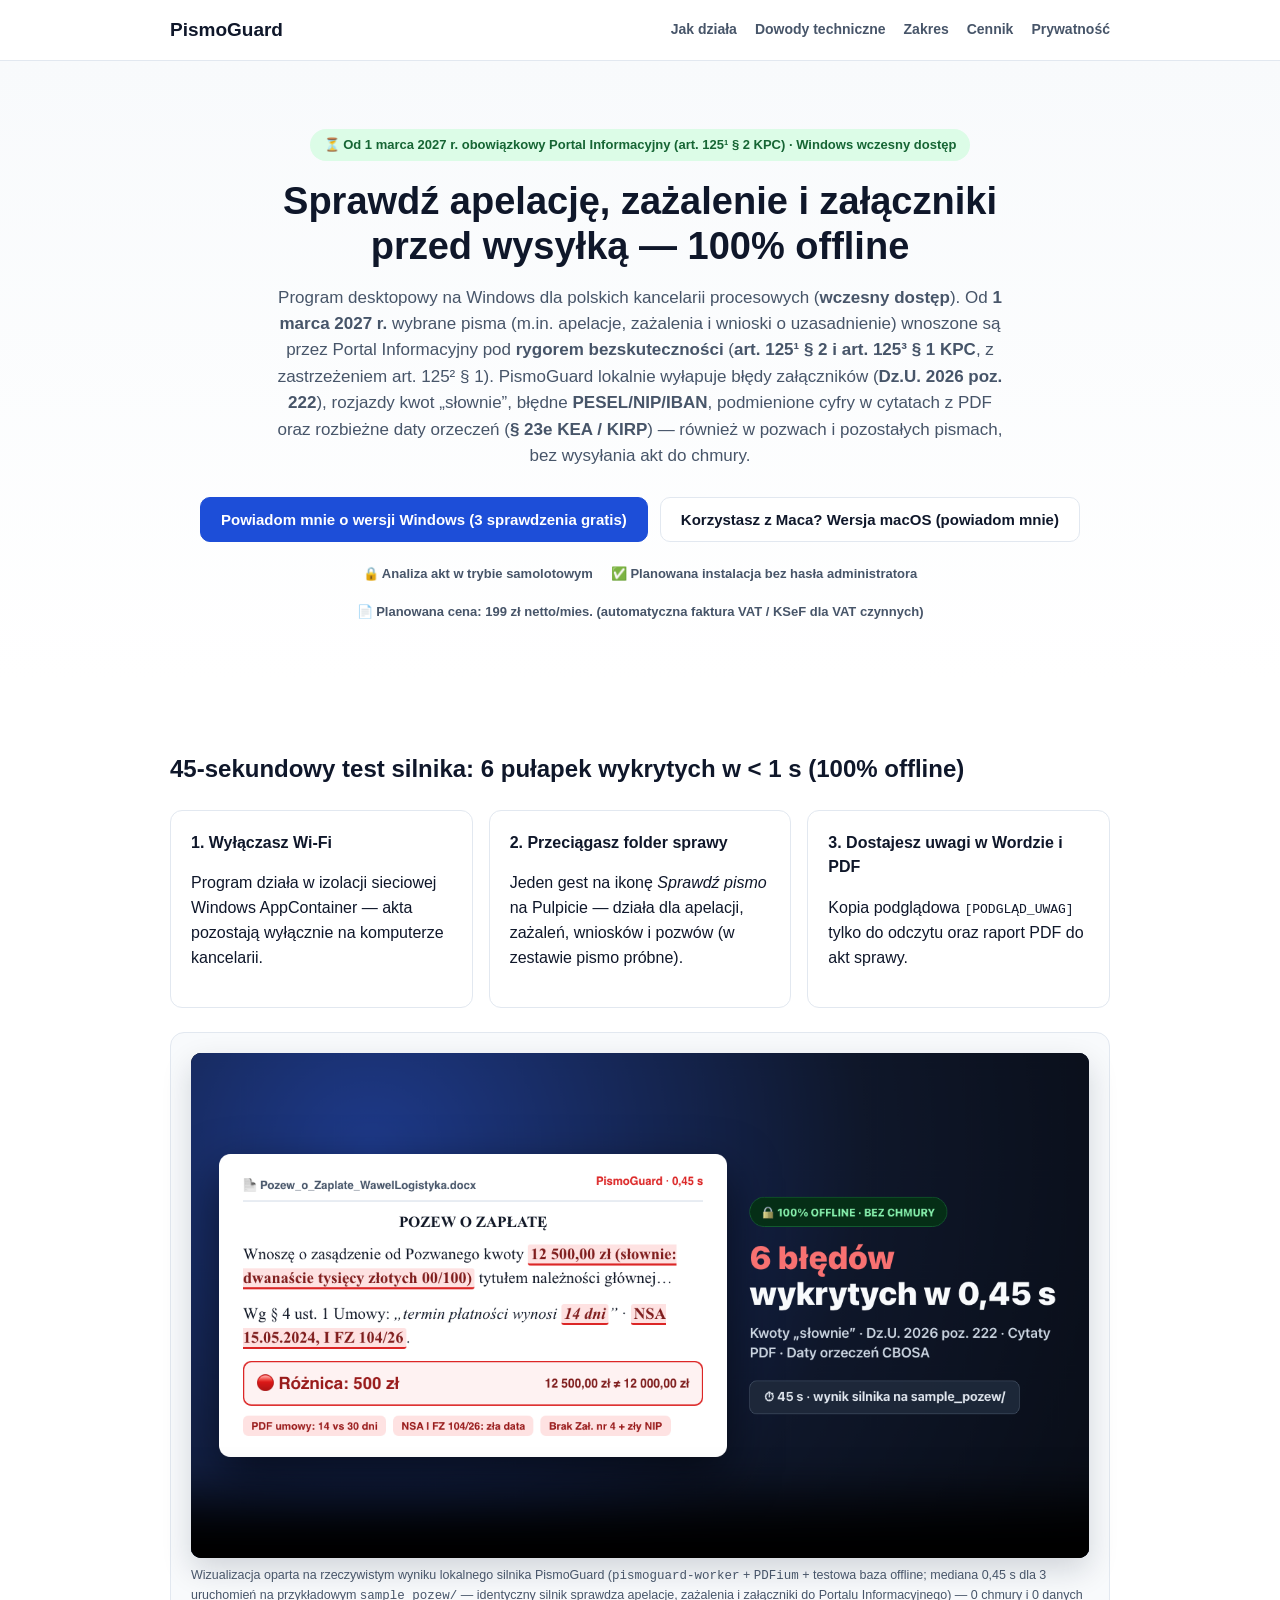
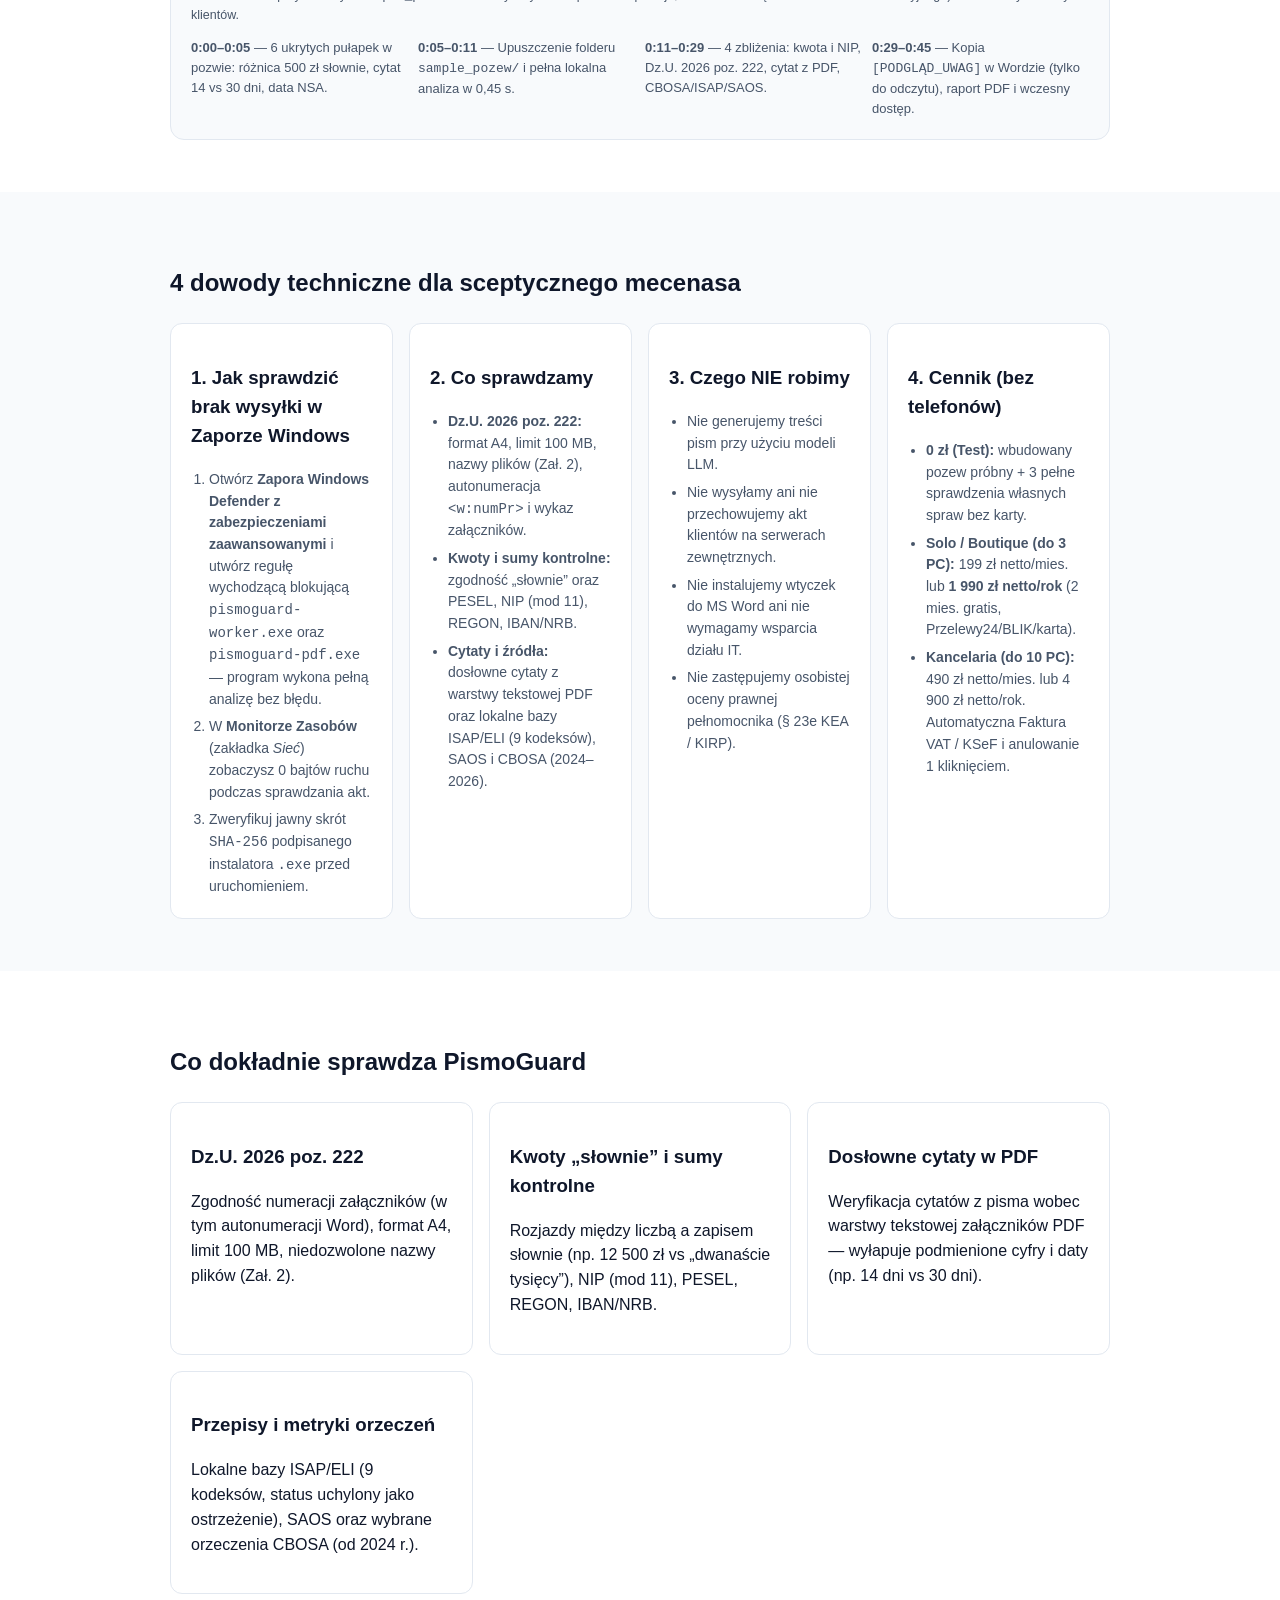
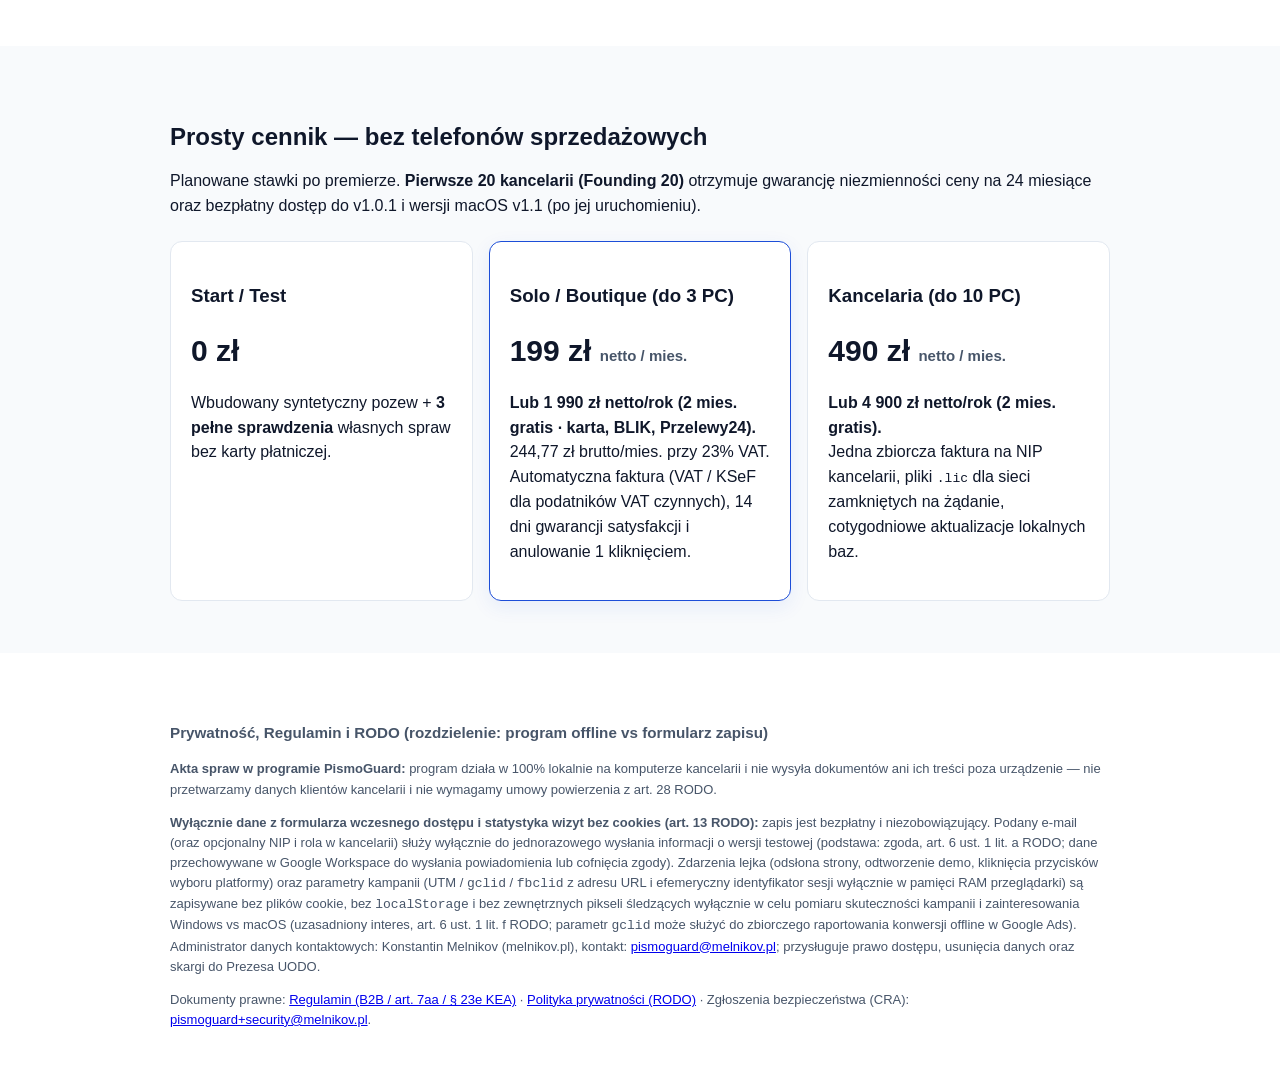
<file: index.html>
<!DOCTYPE html>
<html lang="pl">
<head>
  <meta charset="UTF-8" />
  <meta name="viewport" content="width=device-width, initial-scale=1.0" />
  <title>PismoGuard — Sprawdź apelację, zażalenie i załączniki (100% offline)</title>
  <meta name="description" content="Program desktopowy na Windows dla polskich kancelarii procesowych (wczesny dostęp). Weryfikuje załączniki przed 1 marca 2027 r. (art. 125¹ § 2 KPC, Dz.U. 2026 poz. 222), kwoty słownie, PESEL/NIP, cytaty PDF oraz daty orzeczeń — bez wysyłania akt do chmury." />
  <link rel="canonical" href="https://pismoguard.melnikov.pl/" />
  <link rel="icon" href="icon.png" />
  <link rel="apple-touch-icon" href="icon.png" />
  <meta property="og:title" content="PismoGuard — Sprawdź apelację, zażalenie i załączniki (100% offline)" />
  <meta property="og:description" content="Program desktopowy na Windows dla polskich kancelarii procesowych (wczesny dostęp). Lokalny audyt załączników (1 marca 2027 / Dz.U. 2026 poz. 222), kwot słownie, PESEL/NIP, cytatów PDF i metryk orzeczeń." />
  <meta property="og:type" content="website" />
  <meta property="og:url" content="https://pismoguard.melnikov.pl/" />
  <meta property="og:site_name" content="PismoGuard" />
  <link rel="stylesheet" href="styles.css" />
  <style>
    .video-slot {
      margin-top: 24px;
      border: 1px solid var(--border);
      border-radius: 14px;
      background: #f8fafc;
      padding: 20px;
      text-align: left;
    }
    .video-slot-frame {
      aspect-ratio: 16 / 9;
      border-radius: 10px;
      background: #0f172a;
      overflow: hidden;
      margin-bottom: 14px;
      box-shadow: 0 12px 30px rgba(15, 23, 42, 0.16);
    }
    .video-slot-frame video {
      width: 100%;
      height: 100%;
      display: block;
      object-fit: contain;
      background: #0f172a;
    }
    .video-caption {
      font-size: 12.5px;
      color: var(--muted);
      margin: -6px 0 12px;
    }
    .video-slot-timeline { display: grid; gap: 10px; grid-template-columns: repeat(auto-fit, minmax(200px, 1fr)); font-size: 13px; color: var(--muted); }
    .proof-grid { display: grid; gap: 16px; margin-top: 22px; grid-template-columns: repeat(auto-fit, minmax(220px, 1fr)); }
    .proof-card { background: #fff; border: 1px solid var(--border); border-radius: 12px; padding: 20px; }
    .proof-card ul, .proof-card ol { padding-left: 18px; margin: 10px 0 0; font-size: 14px; color: var(--muted); }
    .proof-card li + li { margin-top: 6px; }
  </style>
</head>
<body>
  <header class="nav">
    <div class="wrap nav-inner">
      <div class="logo">PismoGuard</div>
      <div class="nav-links">
        <a href="#jak-dziala">Jak działa</a>
        <a href="#dowody-techniczne">Dowody techniczne</a>
        <a href="#co-sprawdza">Zakres</a>
        <a href="#cennik">Cennik</a>
        <a href="#prywatnosc">Prywatność</a>
      </div>
    </div>
  </header>

  <main>
  <section class="hero">
    <div class="wrap">
      <div class="pill">⏳ Od 1 marca 2027 r. obowiązkowy Portal Informacyjny (art. 125¹ § 2 KPC) · Windows wczesny dostęp</div>
      <h1>Sprawdź apelację, zażalenie i załączniki przed wysyłką — 100% offline</h1>
      <p class="lead">
        Program desktopowy na Windows dla polskich kancelarii procesowych (<strong>wczesny dostęp</strong>).
        Od <strong>1 marca 2027 r.</strong> wybrane pisma (m.in. apelacje, zażalenia i wnioski o uzasadnienie) wnoszone są przez Portal Informacyjny pod <strong>rygorem bezskuteczności</strong> (<strong>art. 125¹ § 2 i art. 125³ § 1 KPC</strong>, z zastrzeżeniem art. 125² § 1).
        PismoGuard lokalnie wyłapuje błędy załączników (<strong>Dz.U. 2026 poz. 222</strong>), rozjazdy kwot „słownie”, błędne <strong>PESEL/NIP/IBAN</strong>, podmienione cyfry w cytatach z PDF oraz rozbieżne daty orzeczeń (<strong>§ 23e KEA / KIRP</strong>) — również w pozwach i pozostałych pismach, bez wysyłania akt do chmury.
      </p>

      <div class="cta-row">
        <button id="cta-windows" class="btn primary">Powiadom mnie o wersji Windows (3 sprawdzenia gratis)</button>
        <button id="cta-macos" class="btn secondary">Korzystasz z Maca? Wersja macOS (powiadom mnie)</button>
      </div>

      <div class="trust-bar">
        <span>🔒 Analiza akt w trybie samolotowym</span>
        <span>✅ Planowana instalacja bez hasła administratora</span>
        <span>📄 Planowana cena: 199 zł netto/mies. (automatyczna faktura VAT / KSeF dla VAT czynnych)</span>
      </div>
    </div>
  </section>

  <section id="jak-dziala" class="section">
    <div class="wrap">
      <h2>45-sekundowy test silnika: 6 pułapek wykrytych w &lt; 1 s (100% offline)</h2>
      <div class="steps">
        <div class="step"><strong>1. Wyłączasz Wi-Fi</strong><p>Program działa w izolacji sieciowej Windows AppContainer — akta pozostają wyłącznie na komputerze kancelarii.</p></div>
        <div class="step"><strong>2. Przeciągasz folder sprawy</strong><p>Jeden gest na ikonę <em>Sprawdź pismo</em> na Pulpicie — działa dla apelacji, zażaleń, wniosków i pozwów (w zestawie pismo próbne).</p></div>
        <div class="step"><strong>3. Dostajesz uwagi w Wordzie i PDF</strong><p>Kopia podglądowa <code>[PODGLĄD_UWAG]</code> tylko do odczytu oraz raport PDF do akt sprawy.</p></div>
      </div>

      <div class="video-slot" aria-label="45-sekundowe nagranie wideo testu offline">
        <div class="video-slot-frame">
          <video id="demo-video" controls playsinline preload="metadata" poster="demo-poster-v2.png" aria-label="PismoGuard — 6 błędów wykrytych w 0,45 s bez chmury na przykładowym piśmie">
            <source src="demo-offline-45s-v2.mp4" type="video/mp4" />
            Twoja przeglądarka nie obsługuje wideo HTML5. <a href="demo-offline-45s-v2.mp4">Pobierz nagranie MP4 (45 s)</a>.
          </video>
        </div>
        <p class="video-caption">Wizualizacja oparta na rzeczywistym wyniku lokalnego silnika PismoGuard (<code>pismoguard-worker</code> + <code>PDFium</code> + testowa baza offline; mediana 0,45 s dla 3 uruchomień na przykładowym <code>sample_pozew/</code> — identyczny silnik sprawdza apelacje, zażalenia i załączniki do Portalu Informacyjnego) — 0 chmury i 0 danych klientów.</p>
        <div class="video-slot-timeline">
          <div><strong>0:00–0:05</strong> — 6 ukrytych pułapek w pozwie: różnica 500 zł słownie, cytat 14 vs 30 dni, data NSA.</div>
          <div><strong>0:05–0:11</strong> — Upuszczenie folderu <code>sample_pozew/</code> i pełna lokalna analiza w 0,45 s.</div>
          <div><strong>0:11–0:29</strong> — 4 zbliżenia: kwota i NIP, Dz.U. 2026 poz. 222, cytat z PDF, CBOSA/ISAP/SAOS.</div>
          <div><strong>0:29–0:45</strong> — Kopia <code>[PODGLĄD_UWAG]</code> w Wordzie (tylko do odczytu), raport PDF i wczesny dostęp.</div>
        </div>
      </div>
    </div>
  </section>

  <section id="dowody-techniczne" class="section alt">
    <div class="wrap">
      <h2>4 dowody techniczne dla sceptycznego mecenasa</h2>
      <div class="proof-grid">
        <div class="proof-card">
          <h3>1. Jak sprawdzić brak wysyłki w Zaporze Windows</h3>
          <ol>
            <li>Otwórz <strong>Zapora Windows Defender z zabezpieczeniami zaawansowanymi</strong> i utwórz regułę wychodzącą blokującą <code>pismoguard-worker.exe</code> oraz <code>pismoguard-pdf.exe</code> — program wykona pełną analizę bez błędu.</li>
            <li>W <strong>Monitorze Zasobów</strong> (zakładka <em>Sieć</em>) zobaczysz 0 bajtów ruchu podczas sprawdzania akt.</li>
            <li>Zweryfikuj jawny skrót <code>SHA-256</code> podpisanego instalatora <code>.exe</code> przed uruchomieniem.</li>
          </ol>
        </div>
        <div class="proof-card">
          <h3>2. Co sprawdzamy</h3>
          <ul>
            <li><strong>Dz.U. 2026 poz. 222:</strong> format A4, limit 100 MB, nazwy plików (Zał. 2), autonumeracja <code>&lt;w:numPr&gt;</code> i wykaz załączników.</li>
            <li><strong>Kwoty i sumy kontrolne:</strong> zgodność „słownie” oraz PESEL, NIP (mod 11), REGON, IBAN/NRB.</li>
            <li><strong>Cytaty i źródła:</strong> dosłowne cytaty z warstwy tekstowej PDF oraz lokalne bazy ISAP/ELI (9 kodeksów), SAOS i CBOSA (2024–2026).</li>
          </ul>
        </div>
        <div class="proof-card">
          <h3>3. Czego NIE robimy</h3>
          <ul>
            <li>Nie generujemy treści pism przy użyciu modeli LLM.</li>
            <li>Nie wysyłamy ani nie przechowujemy akt klientów na serwerach zewnętrznych.</li>
            <li>Nie instalujemy wtyczek do MS Word ani nie wymagamy wsparcia działu IT.</li>
            <li>Nie zastępujemy osobistej oceny prawnej pełnomocnika (§ 23e KEA / KIRP).</li>
          </ul>
        </div>
        <div class="proof-card">
          <h3>4. Cennik (bez telefonów)</h3>
          <ul>
            <li><strong>0 zł (Test):</strong> wbudowany pozew próbny + 3 pełne sprawdzenia własnych spraw bez karty.</li>
            <li><strong>Solo / Boutique (do 3 PC):</strong> 199 zł netto/mies. lub <strong>1 990 zł netto/rok</strong> (2 mies. gratis, Przelewy24/BLIK/karta).</li>
            <li><strong>Kancelaria (do 10 PC):</strong> 490 zł netto/mies. lub 4 900 zł netto/rok. Automatyczna Faktura VAT / KSeF i anulowanie 1 kliknięciem.</li>
          </ul>
        </div>
      </div>
    </div>
  </section>

  <section id="co-sprawdza" class="section">
    <div class="wrap">
      <h2>Co dokładnie sprawdza PismoGuard</h2>
      <div class="grid">
        <div class="card"><h3>Dz.U. 2026 poz. 222</h3><p>Zgodność numeracji załączników (w tym autonumeracji Word), format A4, limit 100 MB, niedozwolone nazwy plików (Zał. 2).</p></div>
        <div class="card"><h3>Kwoty „słownie” i sumy kontrolne</h3><p>Rozjazdy między liczbą a zapisem słownie (np. 12 500 zł vs „dwanaście tysięcy”), NIP (mod 11), PESEL, REGON, IBAN/NRB.</p></div>
        <div class="card"><h3>Dosłowne cytaty w PDF</h3><p>Weryfikacja cytatów z pisma wobec warstwy tekstowej załączników PDF — wyłapuje podmienione cyfry i daty (np. 14 dni vs 30 dni).</p></div>
        <div class="card"><h3>Przepisy i metryki orzeczeń</h3><p>Lokalne bazy ISAP/ELI (9 kodeksów, status uchylony jako ostrzeżenie), SAOS oraz wybrane orzeczenia CBOSA (od 2024 r.).</p></div>
      </div>
    </div>
  </section>

  <section id="cennik" class="section alt">
    <div class="wrap">
      <h2>Prosty cennik — bez telefonów sprzedażowych</h2>
      <p class="muted" style="margin-top:-6px;">Planowane stawki po premierze. <strong>Pierwsze 20 kancelarii (Founding 20)</strong> otrzymuje gwarancję niezmienności ceny na 24 miesiące oraz bezpłatny dostęp do v1.0.1 i wersji macOS v1.1 (po jej uruchomieniu).</p>
      <div class="pricing">
        <div class="price-card">
          <h3>Start / Test</h3>
          <div class="price">0 zł</div>
          <p>Wbudowany syntetyczny pozew + <strong>3 pełne sprawdzenia</strong> własnych spraw bez karty płatniczej.</p>
        </div>
        <div class="price-card featured">
          <h3>Solo / Boutique (do 3 PC)</h3>
          <div class="price">199 zł <span>netto / mies.</span></div>
          <p><strong>Lub 1 990 zł netto/rok (2 mies. gratis · karta, BLIK, Przelewy24).</strong><br>244,77 zł brutto/mies. przy 23% VAT. Automatyczna faktura (VAT / KSeF dla podatników VAT czynnych), 14 dni gwarancji satysfakcji i anulowanie 1 kliknięciem.</p>
        </div>
        <div class="price-card">
          <h3>Kancelaria (do 10 PC)</h3>
          <div class="price">490 zł <span>netto / mies.</span></div>
          <p><strong>Lub 4 900 zł netto/rok (2 mies. gratis).</strong><br>Jedna zbiorcza faktura na NIP kancelarii, pliki <code>.lic</code> dla sieci zamkniętych na żądanie, cotygodniowe aktualizacje lokalnych baz.</p>
        </div>
      </div>
    </div>
  </section>

  <section id="prywatnosc" class="section">
    <div class="wrap small-legal">
      <h3>Prywatność, Regulamin i RODO (rozdzielenie: program offline vs formularz zapisu)</h3>
      <p><strong>Akta spraw w programie PismoGuard:</strong> program działa w 100% lokalnie na komputerze kancelarii i nie wysyła dokumentów ani ich treści poza urządzenie — nie przetwarzamy danych klientów kancelarii i nie wymagamy umowy powierzenia z art. 28 RODO.</p>
      <p><strong>Wyłącznie dane z formularza wczesnego dostępu i statystyka wizyt bez cookies (art. 13 RODO):</strong> zapis jest bezpłatny i niezobowiązujący. Podany e-mail (oraz opcjonalny NIP i rola w kancelarii) służy wyłącznie do jednorazowego wysłania informacji o wersji testowej (podstawa: zgoda, art. 6 ust. 1 lit. a RODO; dane przechowywane w Google Workspace do wysłania powiadomienia lub cofnięcia zgody). Zdarzenia lejka (odsłona strony, odtworzenie demo, kliknięcia przycisków wyboru platformy) oraz parametry kampanii (UTM / <code>gclid</code> / <code>fbclid</code> z adresu URL i efemeryczny identyfikator sesji wyłącznie w pamięci RAM przeglądarki) są zapisywane bez plików cookie, bez <code>localStorage</code> i bez zewnętrznych pikseli śledzących wyłącznie w celu pomiaru skuteczności kampanii i zainteresowania Windows vs macOS (uzasadniony interes, art. 6 ust. 1 lit. f RODO; parametr <code>gclid</code> może służyć do zbiorczego raportowania konwersji offline w Google Ads). Administrator danych kontaktowych: Konstantin Melnikov (melnikov.pl), kontakt: <a href="mailto:pismoguard@melnikov.pl">pismoguard@melnikov.pl</a>; przysługuje prawo dostępu, usunięcia danych oraz skargi do Prezesa UODO.</p>
      <p>Dokumenty prawne: <a href="regulamin.html">Regulamin (B2B / art. 7aa / § 23e KEA)</a> · <a href="polityka-prywatnosci.html">Polityka prywatności (RODO)</a> · Zgłoszenia bezpieczeństwa (CRA): <a href="mailto:pismoguard+security@melnikov.pl">pismoguard+security@melnikov.pl</a>.</p>
    </div>
  </section>
  </main>

  <!-- Honest Waitlist Modal (Windows G1 + macOS Fake-Door) -->
  <div id="modal" class="modal hidden" role="dialog" aria-modal="true">
    <div class="modal-box">
      <button id="modal-close" class="close" aria-label="Zamknij">&times;</button>
      <h3 id="modal-title">Powiadom mnie o wersji Windows</h3>
      <p id="modal-desc">Zostaw służbowy e-mail kancelarii — wyślemy link do bezpłatnej wersji testowej (3 sprawdzenia bez karty).</p>
      <form id="waitlist-form">
        <input type="hidden" id="platform-input" name="platform" value="windows" />
        <label>E-mail kancelarii *
          <input type="email" id="email-input" name="email" required placeholder="mecenas@kancelaria.pl" />
        </label>
        <label>Rola w kancelarii (opcjonalnie)
          <select id="role-input" name="role">
            <option value="">— wybierz —</option>
            <option value="adwokat">Adwokat</option>
            <option value="radca_prawny">Radca prawny</option>
            <option value="aplikant">Aplikant adwokacki / radcowski</option>
            <option value="wspolnik_inhouse">Wspólnik / dział prawny</option>
            <option value="inne">Inne</option>
          </select>
        </label>
        <label>NIP kancelarii (opcjonalnie)
          <input type="text" id="nip-input" name="nip" placeholder="np. 1234563218" />
        </label>
        <label class="chk">
          <input type="checkbox" required /> Wyrażam zgodę na jednorazowe powiadomienie e-mail o dostępności wersji testowej PismoGuard.
        </label>
        <button type="submit" class="btn primary full">Zapisz się na wczesny dostęp</button>
        <p id="form-status" class="status"></p>
      </form>
    </div>
  </div>

  <script src="landing.js"></script>
</body>
</html>
</file>
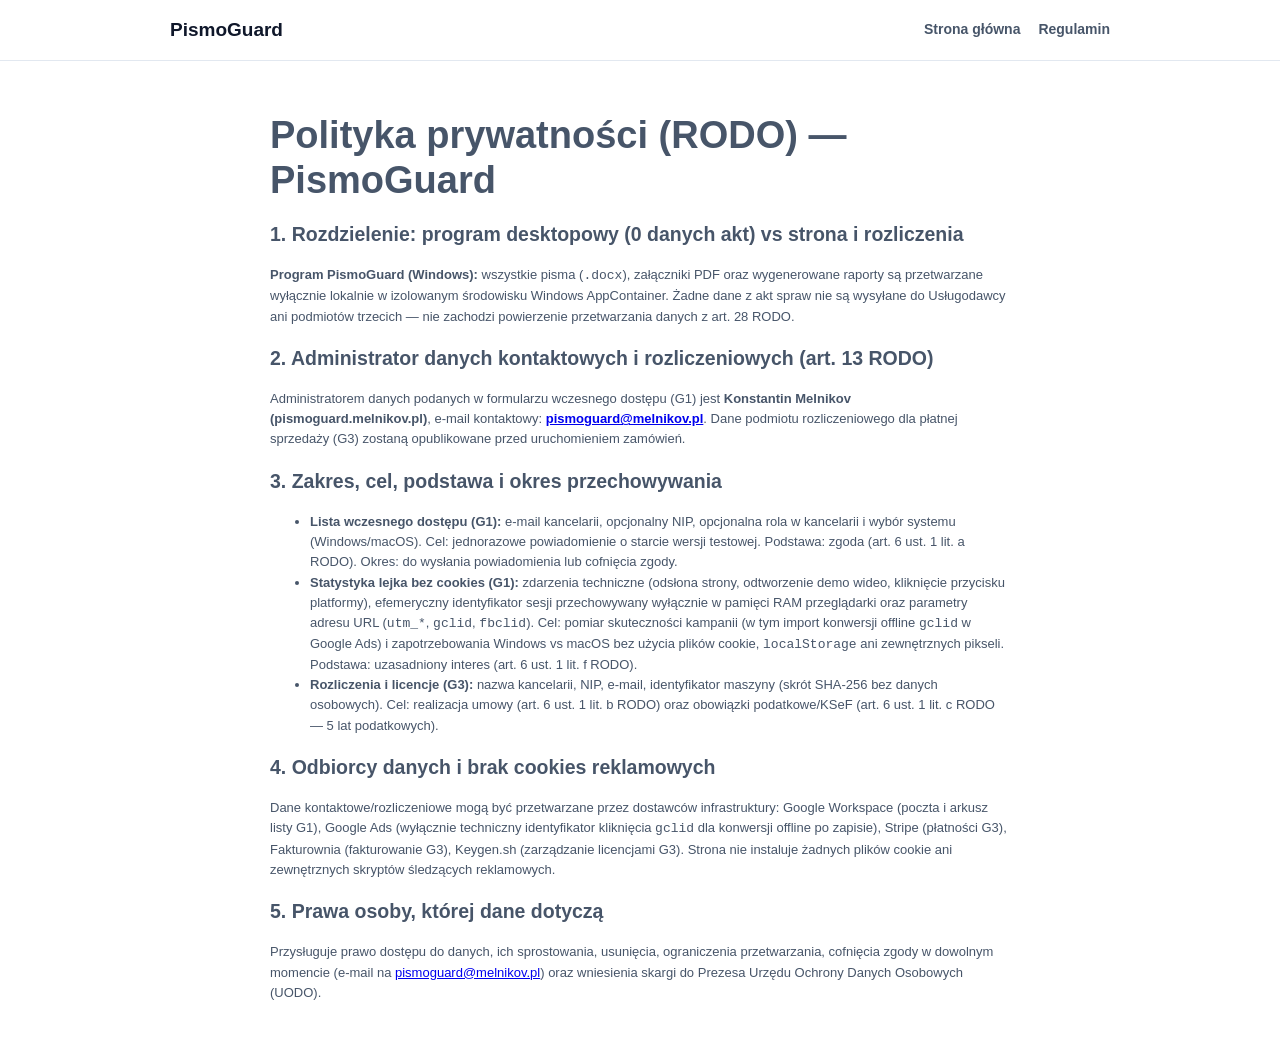
<file: polityka-prywatnosci.html>
<!DOCTYPE html>
<html lang="pl">
<head>
  <meta charset="UTF-8" />
  <meta name="viewport" content="width=device-width, initial-scale=1.0" />
  <title>Polityka prywatności (RODO) — PismoGuard</title>
  <link rel="canonical" href="https://pismoguard.melnikov.pl/polityka-prywatnosci.html" />
  <link rel="icon" href="icon.png" />
  <link rel="stylesheet" href="styles.css" />
</head>
<body>
  <header class="nav">
    <div class="wrap nav-inner">
      <a class="logo" href="index.html" style="text-decoration:none;color:inherit;">PismoGuard</a>
      <div class="nav-links">
        <a href="index.html">Strona główna</a>
        <a href="regulamin.html">Regulamin</a>
      </div>
    </div>
  </header>

  <main class="section">
    <div class="wrap small-legal" style="max-width:780px;">
      <h1>Polityka prywatności (RODO) — PismoGuard</h1>

      <h2>1. Rozdzielenie: program desktopowy (0 danych akt) vs strona i rozliczenia</h2>
      <p><strong>Program PismoGuard (Windows):</strong> wszystkie pisma (<code>.docx</code>), załączniki PDF oraz wygenerowane raporty są przetwarzane wyłącznie lokalnie w izolowanym środowisku Windows AppContainer. Żadne dane z akt spraw nie są wysyłane do Usługodawcy ani podmiotów trzecich — nie zachodzi powierzenie przetwarzania danych z art. 28 RODO.</p>

      <h2>2. Administrator danych kontaktowych i rozliczeniowych (art. 13 RODO)</h2>
      <p>Administratorem danych podanych w formularzu wczesnego dostępu (G1) jest <strong>Konstantin Melnikov (pismoguard.melnikov.pl)</strong>, e-mail kontaktowy: <a href="mailto:pismoguard@melnikov.pl"><strong>pismoguard@melnikov.pl</strong></a>. Dane podmiotu rozliczeniowego dla płatnej sprzedaży (G3) zostaną opublikowane przed uruchomieniem zamówień.</p>

      <h2>3. Zakres, cel, podstawa i okres przechowywania</h2>
      <ul>
        <li><strong>Lista wczesnego dostępu (G1):</strong> e-mail kancelarii, opcjonalny NIP, opcjonalna rola w kancelarii i wybór systemu (Windows/macOS). Cel: jednorazowe powiadomienie o starcie wersji testowej. Podstawa: zgoda (art. 6 ust. 1 lit. a RODO). Okres: do wysłania powiadomienia lub cofnięcia zgody.</li>
        <li><strong>Statystyka lejka bez cookies (G1):</strong> zdarzenia techniczne (odsłona strony, odtworzenie demo wideo, kliknięcie przycisku platformy), efemeryczny identyfikator sesji przechowywany wyłącznie w pamięci RAM przeglądarki oraz parametry adresu URL (<code>utm_*</code>, <code>gclid</code>, <code>fbclid</code>). Cel: pomiar skuteczności kampanii (w tym import konwersji offline <code>gclid</code> w Google Ads) i zapotrzebowania Windows vs macOS bez użycia plików cookie, <code>localStorage</code> ani zewnętrznych pikseli. Podstawa: uzasadniony interes (art. 6 ust. 1 lit. f RODO).</li>
        <li><strong>Rozliczenia i licencje (G3):</strong> nazwa kancelarii, NIP, e-mail, identyfikator maszyny (skrót SHA-256 bez danych osobowych). Cel: realizacja umowy (art. 6 ust. 1 lit. b RODO) oraz obowiązki podatkowe/KSeF (art. 6 ust. 1 lit. c RODO — 5 lat podatkowych).</li>
      </ul>

      <h2>4. Odbiorcy danych i brak cookies reklamowych</h2>
      <p>Dane kontaktowe/rozliczeniowe mogą być przetwarzane przez dostawców infrastruktury: Google Workspace (poczta i arkusz listy G1), Google Ads (wyłącznie techniczny identyfikator kliknięcia <code>gclid</code> dla konwersji offline po zapisie), Stripe (płatności G3), Fakturownia (fakturowanie G3), Keygen.sh (zarządzanie licencjami G3). Strona nie instaluje żadnych plików cookie ani zewnętrznych skryptów śledzących reklamowych.</p>

      <h2>5. Prawa osoby, której dane dotyczą</h2>
      <p>Przysługuje prawo dostępu do danych, ich sprostowania, usunięcia, ograniczenia przetwarzania, cofnięcia zgody w dowolnym momencie (e-mail na <a href="mailto:pismoguard@melnikov.pl">pismoguard@melnikov.pl</a>) oraz wniesienia skargi do Prezesa Urzędu Ochrony Danych Osobowych (UODO).</p>
    </div>
  </main>
</body>
</html>
</file>
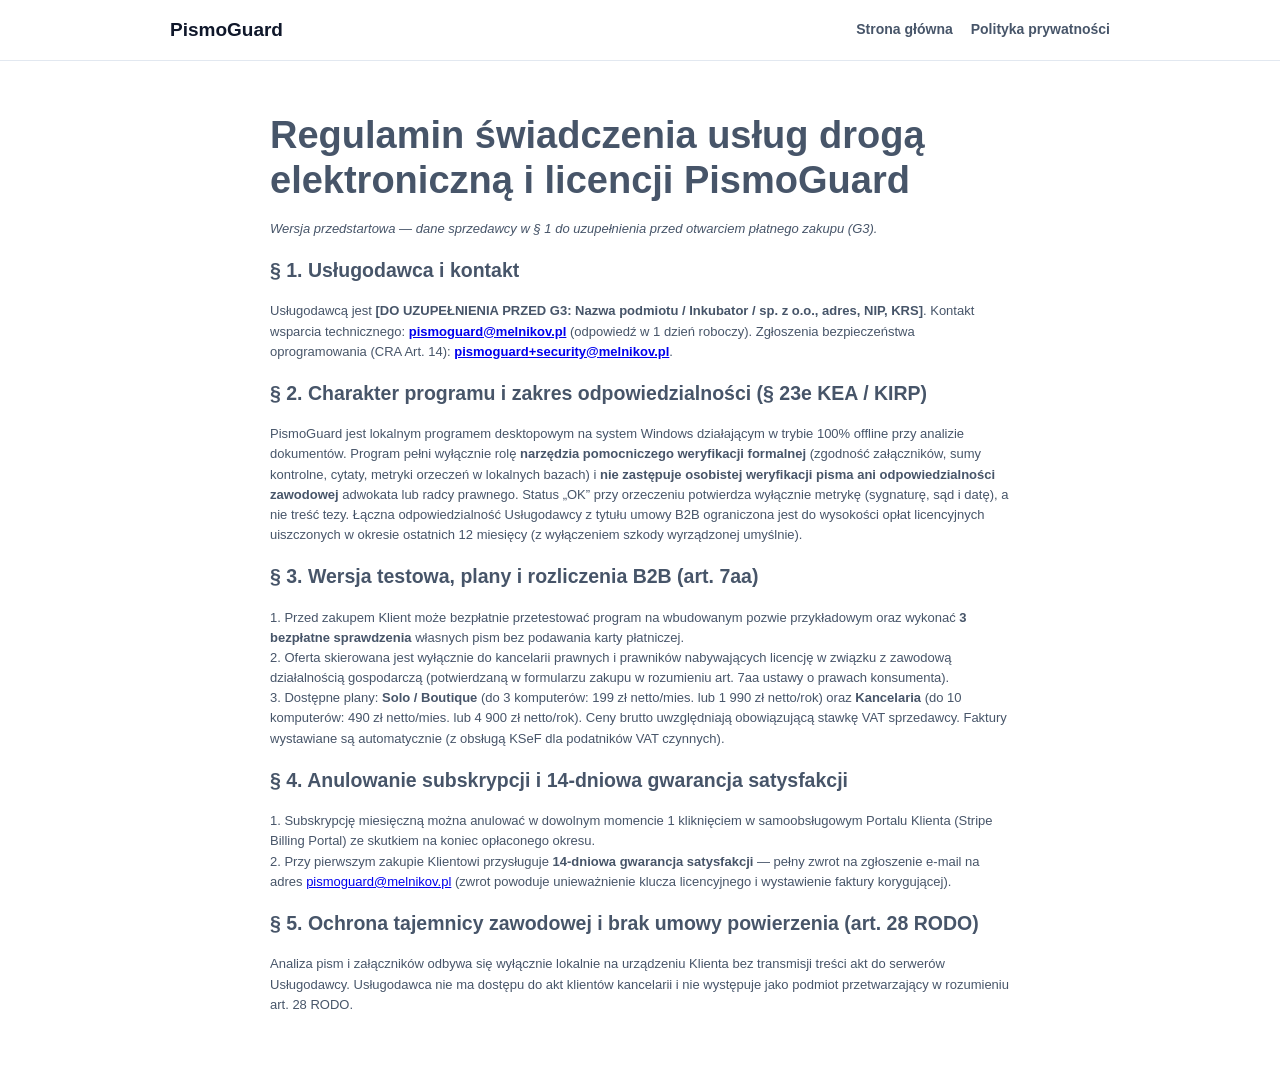
<file: regulamin.html>
<!DOCTYPE html>
<html lang="pl">
<head>
  <meta charset="UTF-8" />
  <meta name="viewport" content="width=device-width, initial-scale=1.0" />
  <title>Regulamin świadczenia usług — PismoGuard</title>
  <link rel="canonical" href="https://pismoguard.melnikov.pl/regulamin.html" />
  <link rel="icon" href="icon.png" />
  <link rel="stylesheet" href="styles.css" />
</head>
<body>
  <header class="nav">
    <div class="wrap nav-inner">
      <a class="logo" href="index.html" style="text-decoration:none;color:inherit;">PismoGuard</a>
      <div class="nav-links">
        <a href="index.html">Strona główna</a>
        <a href="polityka-prywatnosci.html">Polityka prywatności</a>
      </div>
    </div>
  </header>

  <main class="section">
    <div class="wrap small-legal" style="max-width:780px;">
      <h1>Regulamin świadczenia usług drogą elektroniczną i licencji PismoGuard</h1>
      <p><em>Wersja przedstartowa — dane sprzedawcy w § 1 do uzupełnienia przed otwarciem płatnego zakupu (G3).</em></p>

      <h2>§ 1. Usługodawca i kontakt</h2>
      <p>Usługodawcą jest <strong>[DO UZUPEŁNIENIA PRZED G3: Nazwa podmiotu / Inkubator / sp. z o.o., adres, NIP, KRS]</strong>. Kontakt wsparcia technicznego: <a href="mailto:pismoguard@melnikov.pl"><strong>pismoguard@melnikov.pl</strong></a> (odpowiedź w 1 dzień roboczy). Zgłoszenia bezpieczeństwa oprogramowania (CRA Art. 14): <a href="mailto:pismoguard+security@melnikov.pl"><strong>pismoguard+security@melnikov.pl</strong></a>.</p>

      <h2>§ 2. Charakter programu i zakres odpowiedzialności (§ 23e KEA / KIRP)</h2>
      <p>PismoGuard jest lokalnym programem desktopowym na system Windows działającym w trybie 100% offline przy analizie dokumentów. Program pełni wyłącznie rolę <strong>narzędzia pomocniczego weryfikacji formalnej</strong> (zgodność załączników, sumy kontrolne, cytaty, metryki orzeczeń w lokalnych bazach) i <strong>nie zastępuje osobistej weryfikacji pisma ani odpowiedzialności zawodowej</strong> adwokata lub radcy prawnego. Status „OK” przy orzeczeniu potwierdza wyłącznie metrykę (sygnaturę, sąd i datę), a nie treść tezy. Łączna odpowiedzialność Usługodawcy z tytułu umowy B2B ograniczona jest do wysokości opłat licencyjnych uiszczonych w okresie ostatnich 12 miesięcy (z wyłączeniem szkody wyrządzonej umyślnie).</p>

      <h2>§ 3. Wersja testowa, plany i rozliczenia B2B (art. 7aa)</h2>
      <p>1. Przed zakupem Klient może bezpłatnie przetestować program na wbudowanym pozwie przykładowym oraz wykonać <strong>3 bezpłatne sprawdzenia</strong> własnych pism bez podawania karty płatniczej.<br>
      2. Oferta skierowana jest wyłącznie do kancelarii prawnych i prawników nabywających licencję w związku z zawodową działalnością gospodarczą (potwierdzaną w formularzu zakupu w rozumieniu art. 7aa ustawy o prawach konsumenta).<br>
      3. Dostępne plany: <strong>Solo / Boutique</strong> (do 3 komputerów: 199 zł netto/mies. lub 1 990 zł netto/rok) oraz <strong>Kancelaria</strong> (do 10 komputerów: 490 zł netto/mies. lub 4 900 zł netto/rok). Ceny brutto uwzględniają obowiązującą stawkę VAT sprzedawcy. Faktury wystawiane są automatycznie (z obsługą KSeF dla podatników VAT czynnych).</p>

      <h2>§ 4. Anulowanie subskrypcji i 14-dniowa gwarancja satysfakcji</h2>
      <p>1. Subskrypcję miesięczną można anulować w dowolnym momencie 1 kliknięciem w samoobsługowym Portalu Klienta (Stripe Billing Portal) ze skutkiem na koniec opłaconego okresu.<br>
      2. Przy pierwszym zakupie Klientowi przysługuje <strong>14-dniowa gwarancja satysfakcji</strong> — pełny zwrot na zgłoszenie e-mail na adres <a href="mailto:pismoguard@melnikov.pl">pismoguard@melnikov.pl</a> (zwrot powoduje unieważnienie klucza licencyjnego i wystawienie faktury korygującej).</p>

      <h2>§ 5. Ochrona tajemnicy zawodowej i brak umowy powierzenia (art. 28 RODO)</h2>
      <p>Analiza pism i załączników odbywa się wyłącznie lokalnie na urządzeniu Klienta bez transmisji treści akt do serwerów Usługodawcy. Usługodawca nie ma dostępu do akt klientów kancelarii i nie występuje jako podmiot przetwarzający w rozumieniu art. 28 RODO.</p>
    </div>
  </main>
</body>
</html>
</file>
<file: styles.css>
:root { --ink:#0f172a; --muted:#475569; --bg:#ffffff; --alt:#f8fafc; --primary:#1d4ed8; --border:#e2e8f0; }
* { box-sizing:border-box; }
body { margin:0; font-family:-apple-system,BlinkMacSystemFont,"Segoe UI",Roboto,sans-serif; color:var(--ink); background:var(--bg); line-height:1.55; }
.wrap { max-width:980px; margin:0 auto; padding:0 20px; }
.nav { border-bottom:1px solid var(--border); position:sticky; top:0; background:rgba(255,255,255,.95); }
.nav-inner { display:flex; justify-content:space-between; align-items:center; height:60px; }
.logo { font-weight:800; font-size:19px; }
.nav-links { display:flex; gap:18px; }
.nav-links a { color:var(--muted); text-decoration:none; font-size:14px; font-weight:600; }
.hero { padding:68px 0 56px; text-align:center; background:linear-gradient(180deg,#f8fafc,#ffffff); }
.pill { display:inline-block; background:#dcfce7; color:#166534; padding:6px 14px; border-radius:999px; font-size:13px; font-weight:700; margin-bottom:18px; }
h1 { font-size:38px; line-height:1.18; max-width:780px; margin:0 auto 16px; }
.lead { max-width:740px; margin:0 auto 28px; font-size:17px; color:var(--muted); }
.cta-row { display:flex; gap:12px; justify-content:center; flex-wrap:wrap; }
.btn { padding:13px 20px; border-radius:10px; font-weight:700; font-size:15px; cursor:pointer; border:1px solid var(--border); }
.btn.primary { background:var(--primary); color:#fff; border-color:var(--primary); }
.btn.secondary { background:#fff; color:var(--ink); }
.btn.full { width:100%; margin-top:12px; }
.trust-bar { display:flex; gap:18px; justify-content:center; flex-wrap:wrap; margin-top:22px; font-size:13px; color:var(--muted); font-weight:600; }
.section { padding:52px 0; }
.section.alt { background:var(--alt); }
.steps, .grid, .pricing { display:grid; gap:16px; margin-top:22px; grid-template-columns:repeat(auto-fit,minmax(240px,1fr)); }
.step, .card, .price-card { background:#fff; border:1px solid var(--border); border-radius:12px; padding:20px; }
.price-card.featured { border-color:var(--primary); box-shadow:0 6px 20px rgba(29,78,216,.08); }
.price { font-size:30px; font-weight:800; margin:8px 0; }
.price span { font-size:15px; font-weight:600; color:var(--muted); }
.small-legal { font-size:13px; color:var(--muted); }
.modal { position:fixed; inset:0; background:rgba(15,23,42,.55); display:flex; align-items:center; justify-content:center; padding:16px; }
.modal.hidden { display:none; }
.modal-box { background:#fff; border-radius:14px; max-width:460px; width:100%; padding:24px; position:relative; }
.close { position:absolute; top:12px; right:14px; border:none; background:none; font-size:24px; cursor:pointer; }
label { display:block; font-size:13px; font-weight:600; margin-top:12px; }
input[type="email"], input[type="text"], select { width:100%; padding:10px 12px; border:1px solid #cbd5e1; border-radius:8px; margin-top:4px; font-size:14px; background:#fff; color:var(--ink); }
.chk { font-weight:400; color:var(--muted); display:flex; gap:8px; align-items:flex-start; }
.status { font-size:13px; font-weight:600; margin-top:10px; min-height:20px; }
</file>
